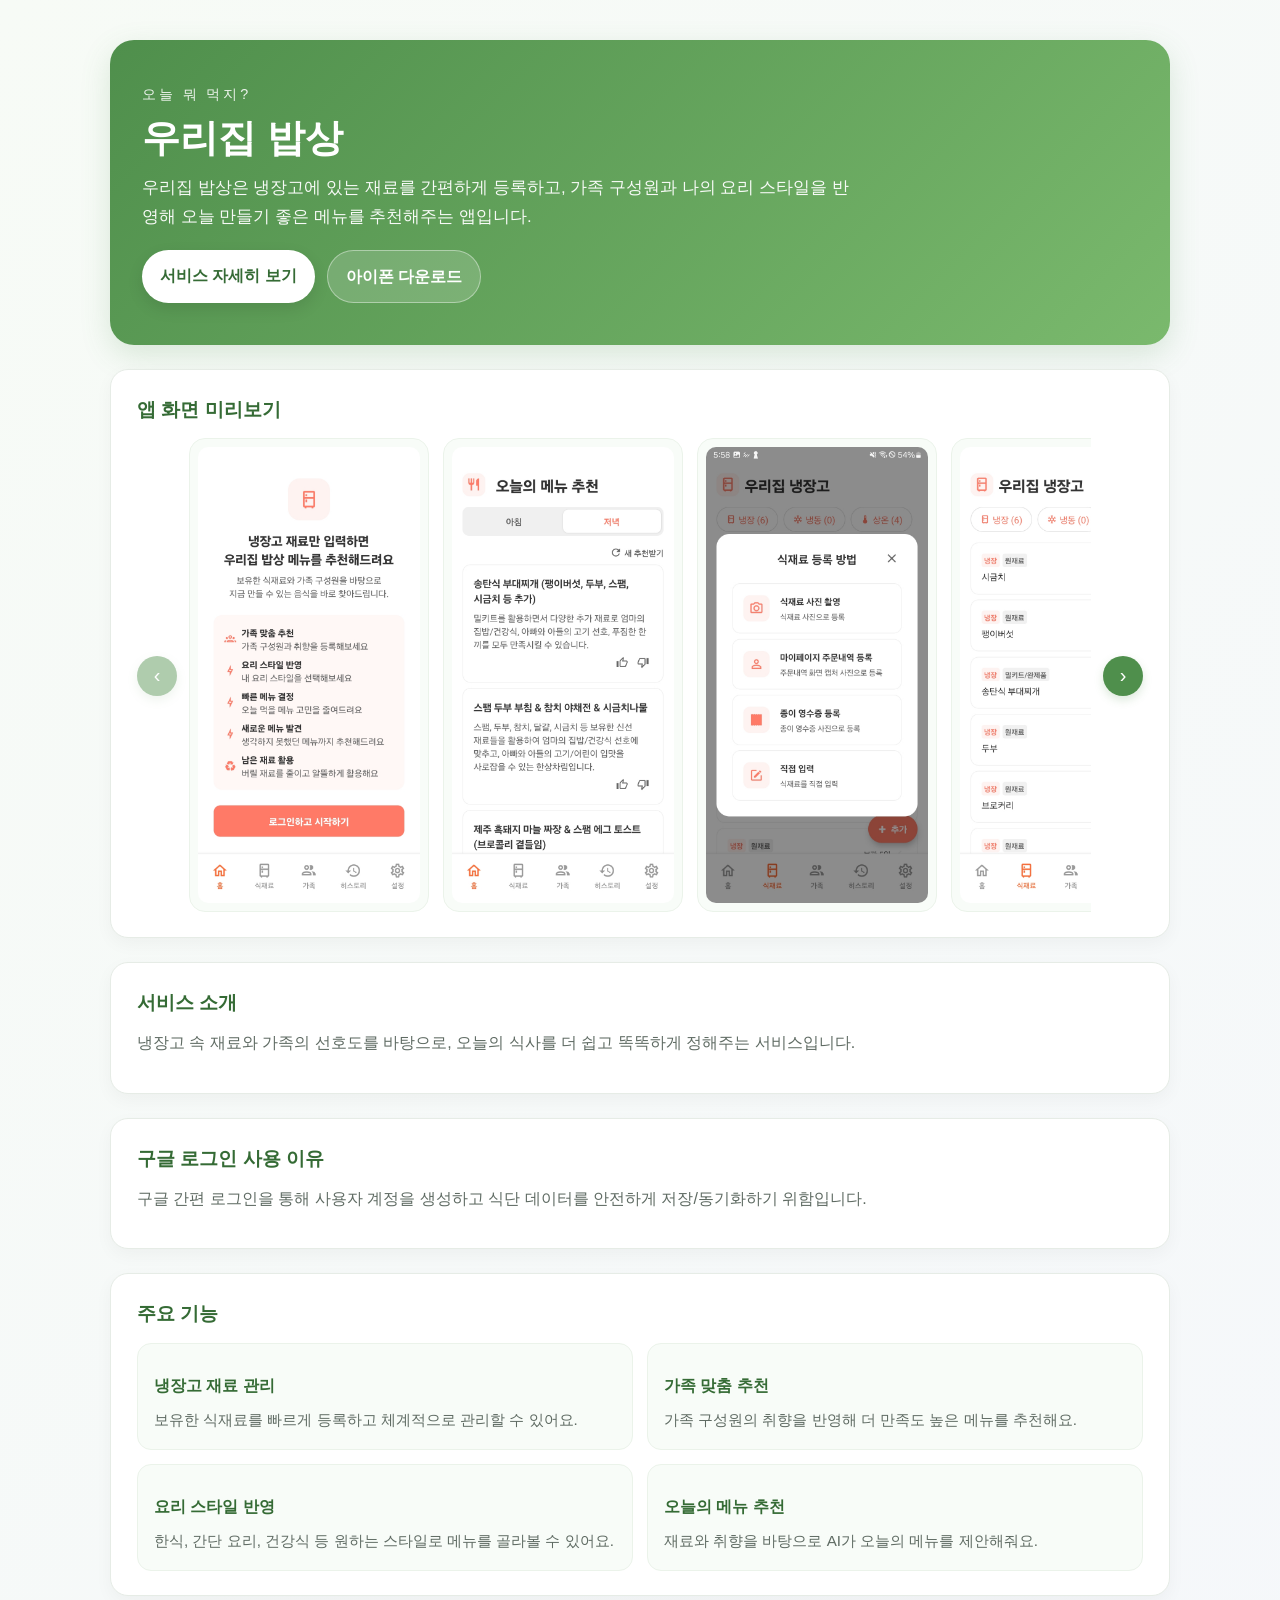
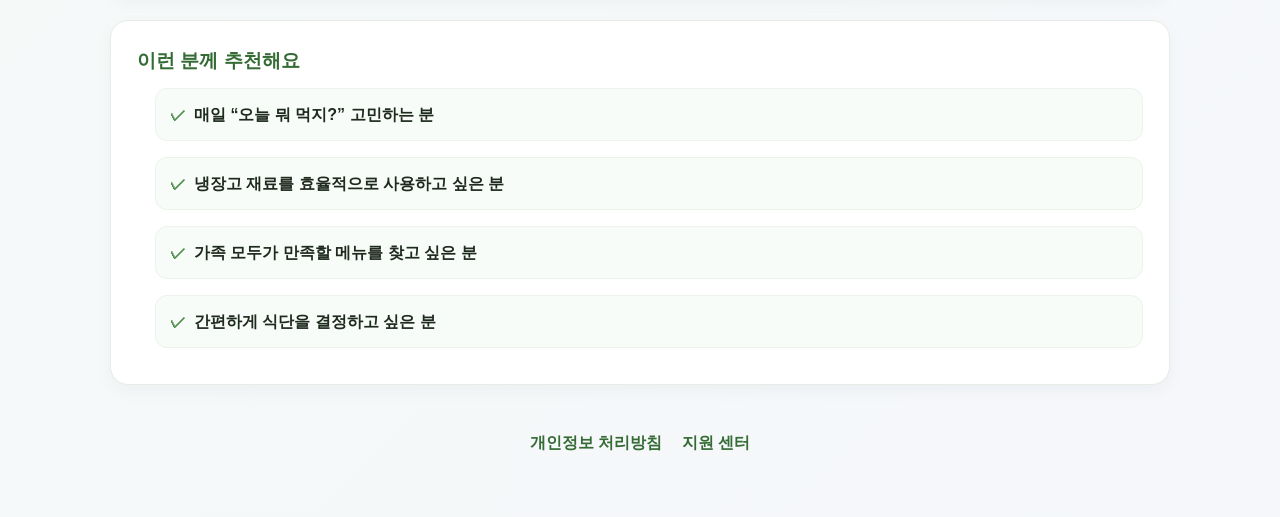
<file: todaymenu/index.html>
<!doctype html>
<html lang="ko">
  <head>
    <meta charset="UTF-8" />
    <meta
      name="google-site-verification"
      content="t8aH_08BepbpJwUbetvI-pJ4BI9tPhJTpKf7H_D447Y"
    />
    <meta name="viewport" content="width=device-width, initial-scale=1.0" />
    <title>우리집 밥상</title>
    <link rel="stylesheet" href="support.css" />
  </head>
  <body>
    <main class="page">
      <section class="hero">
        <p class="eyebrow">오늘 뭐 먹지?</p>
        <h1>우리집 밥상</h1>
        <p class="sub">
          우리집 밥상은 냉장고에 있는 재료를 간편하게 등록하고, 가족 구성원과
          나의 요리 스타일을 반영해 오늘 만들기 좋은 메뉴를 추천해주는 앱입니다.
        </p>
        <div class="hero-actions">
          <a class="button" href="#services">서비스 자세히 보기</a>
          <a class="button secondary" href="https://apps.apple.com/kr/app/%EC%9A%B0%EB%A6%AC%EC%A7%91-%EB%B0%A5%EC%83%81/id6788983086" target="_blank" rel="noopener noreferrer">아이폰 다운로드</a>
          <!-- <a class="button secondary" href="https://play.google.com/store/apps/details?id=com.seyeon.todaymenu" target="_blank" rel="noopener noreferrer">안드로이드 다운로드</a> -->
        </div>
      </section>

      <div class="content">
        <section class="card">
          <h2>앱 화면 미리보기</h2>
          <div class="app-gallery">
            <button class="gallery-nav prev" type="button" aria-label="이전 이미지">
              ‹
            </button>
            <div class="gallery-viewport">
              <div class="gallery-track">
                <div class="gallery-item">
                  <img src="image/1000000949.jpg" alt="우리집 밥상 앱 메인 화면" />
                </div>
                <div class="gallery-item">
                  <img src="image/1000000952.jpg" alt="우리집 밥상 앱 식단 추천 화면" />
                </div>
                <div class="gallery-item">
                  <img src="image/1000000953.jpg" alt="우리집 밥상 앱 재료 등록 화면" />
                </div>
                <div class="gallery-item">
                  <img src="image/1000000954.jpg" alt="우리집 밥상 앱 식단 관리 화면" />
                </div>
                <div class="gallery-item">
                  <img src="image/1000000955.jpg" alt="우리집 밥상 앱 설정 화면" />
                </div>
              </div>
            </div>
            <button class="gallery-nav next" type="button" aria-label="다음 이미지">
              ›
            </button>
          </div>
        </section>

        <section class="card" id="services">
          <h2>서비스 소개</h2>
          <p>
            냉장고 속 재료와 가족의 선호도를 바탕으로, 오늘의 식사를 더 쉽고
            똑똑하게 정해주는 서비스입니다.
          </p>
        </section>

        <section class="card">
          <h2>구글 로그인 사용 이유</h2>
          <p>
            구글 간편 로그인을 통해 사용자 계정을 생성하고 식단 데이터를
            안전하게 저장/동기화하기 위함입니다.
          </p>
        </section>

        <section class="card">
          <h2>주요 기능</h2>
          <div class="feature-grid">
            <article class="feature-item">
              <h3>냉장고 재료 관리</h3>
              <p>
                보유한 식재료를 빠르게 등록하고 체계적으로 관리할 수 있어요.
              </p>
            </article>
            <article class="feature-item">
              <h3>가족 맞춤 추천</h3>
              <p>가족 구성원의 취향을 반영해 더 만족도 높은 메뉴를 추천해요.</p>
            </article>
            <article class="feature-item">
              <h3>요리 스타일 반영</h3>
              <p>
                한식, 간단 요리, 건강식 등 원하는 스타일로 메뉴를 골라볼 수
                있어요.
              </p>
            </article>
            <article class="feature-item">
              <h3>오늘의 메뉴 추천</h3>
              <p>재료와 취향을 바탕으로 AI가 오늘의 메뉴를 제안해줘요.</p>
            </article>
          </div>
        </section>

        <section class="card">
          <h2>이런 분께 추천해요</h2>
          <ul class="check-list">
            <li>매일 “오늘 뭐 먹지?” 고민하는 분</li>
            <li>냉장고 재료를 효율적으로 사용하고 싶은 분</li>
            <li>가족 모두가 만족할 메뉴를 찾고 싶은 분</li>
            <li>간편하게 식단을 결정하고 싶은 분</li>
          </ul>
        </section>
      </div>

      <footer class="page-footer">
        <a href="privacy_policy.html" class="footer-link">개인정보 처리방침</a>
        <a href="support.html" class="footer-link">지원 센터</a>
      </footer>
    </main>
    <script>
      document.addEventListener("DOMContentLoaded", () => {
        const track = document.querySelector(".gallery-track");
        const prevBtn = document.querySelector(".gallery-nav.prev");
        const nextBtn = document.querySelector(".gallery-nav.next");
        const items = Array.from(document.querySelectorAll(".gallery-item"));

        if (!track || !prevBtn || !nextBtn || items.length === 0) {
          return;
        }

        let currentIndex = 0;

        const updateView = () => {
          const firstItem = items[0];
          if (!firstItem) {
            return;
          }

          const gap = parseFloat(getComputedStyle(track).columnGap) || 14;
          const itemWidth = firstItem.getBoundingClientRect().width + gap;
          track.style.transform = `translateX(-${currentIndex * itemWidth}px)`;

          prevBtn.disabled = currentIndex === 0;
          nextBtn.disabled = currentIndex >= items.length - 1;
        };

        prevBtn.addEventListener("click", () => {
          if (currentIndex > 0) {
            currentIndex -= 1;
            updateView();
          }
        });

        nextBtn.addEventListener("click", () => {
          if (currentIndex < items.length - 1) {
            currentIndex += 1;
            updateView();
          }
        });

        window.addEventListener("resize", updateView);
        updateView();
      });
    </script>
  </body>
</html>
</file>
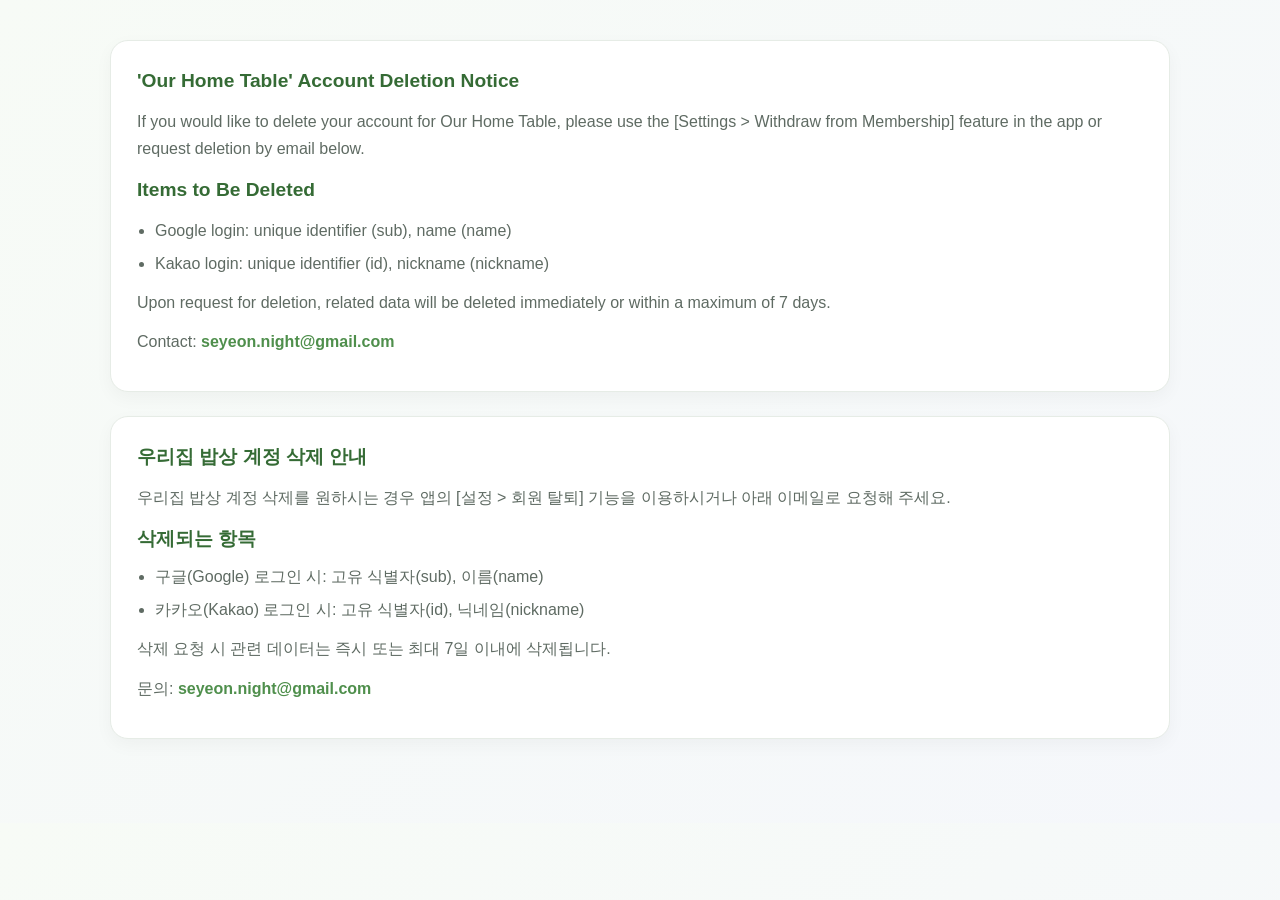
<file: todaymenu/account_delete.html>
<!DOCTYPE html>
<html lang="en">
  <head>
    <meta charset="UTF-8" />
    <meta name="viewport" content="width=device-width, initial-scale=1.0" />
    <title>Account Deletion Notice</title>
    <link rel="stylesheet" href="support.css" />
  </head>
  <body>
    <main class="page">
      <div class="content">
        <section class="card">
          <h2>'Our Home Table' Account Deletion Notice</h2>
          <p>
            If you would like to delete your account for Our Home Table, please use the [Settings &gt; Withdraw from Membership] feature in the app or request deletion by email below.
          </p>
          <h2>Items to Be Deleted</h2>
          <ul>
            <li>Google login: unique identifier (sub), name (name)</li>
            <li>Kakao login: unique identifier (id), nickname (nickname)</li>
          </ul>

          <p>Upon request for deletion, related data will be deleted immediately or within a maximum of 7 days.</p>
          <p>Contact: <a class="mail-link" href="mailto:seyeon.night@gmail.com">seyeon.night@gmail.com</a></p>
        </section>

        <section class="card">
          <h2>우리집 밥상 계정 삭제 안내</h2>
          <p>
            우리집 밥상 계정 삭제를 원하시는 경우 앱의 [설정 &gt; 회원 탈퇴] 기능을 이용하시거나 아래 이메일로 요청해 주세요.
          </p>

          <h3>삭제되는 항목</h3>
          <ul>
            <li>구글(Google) 로그인 시: 고유 식별자(sub), 이름(name)</li>
            <li>카카오(Kakao) 로그인 시: 고유 식별자(id), 닉네임(nickname)</li>
          </ul>

          <p>삭제 요청 시 관련 데이터는 즉시 또는 최대 7일 이내에 삭제됩니다.</p>
          <p>문의: <a class="mail-link" href="mailto:seyeon.night@gmail.com">seyeon.night@gmail.com</a></p>
        </section>
      </div>
    </main>
  </body>
</html>
</file>
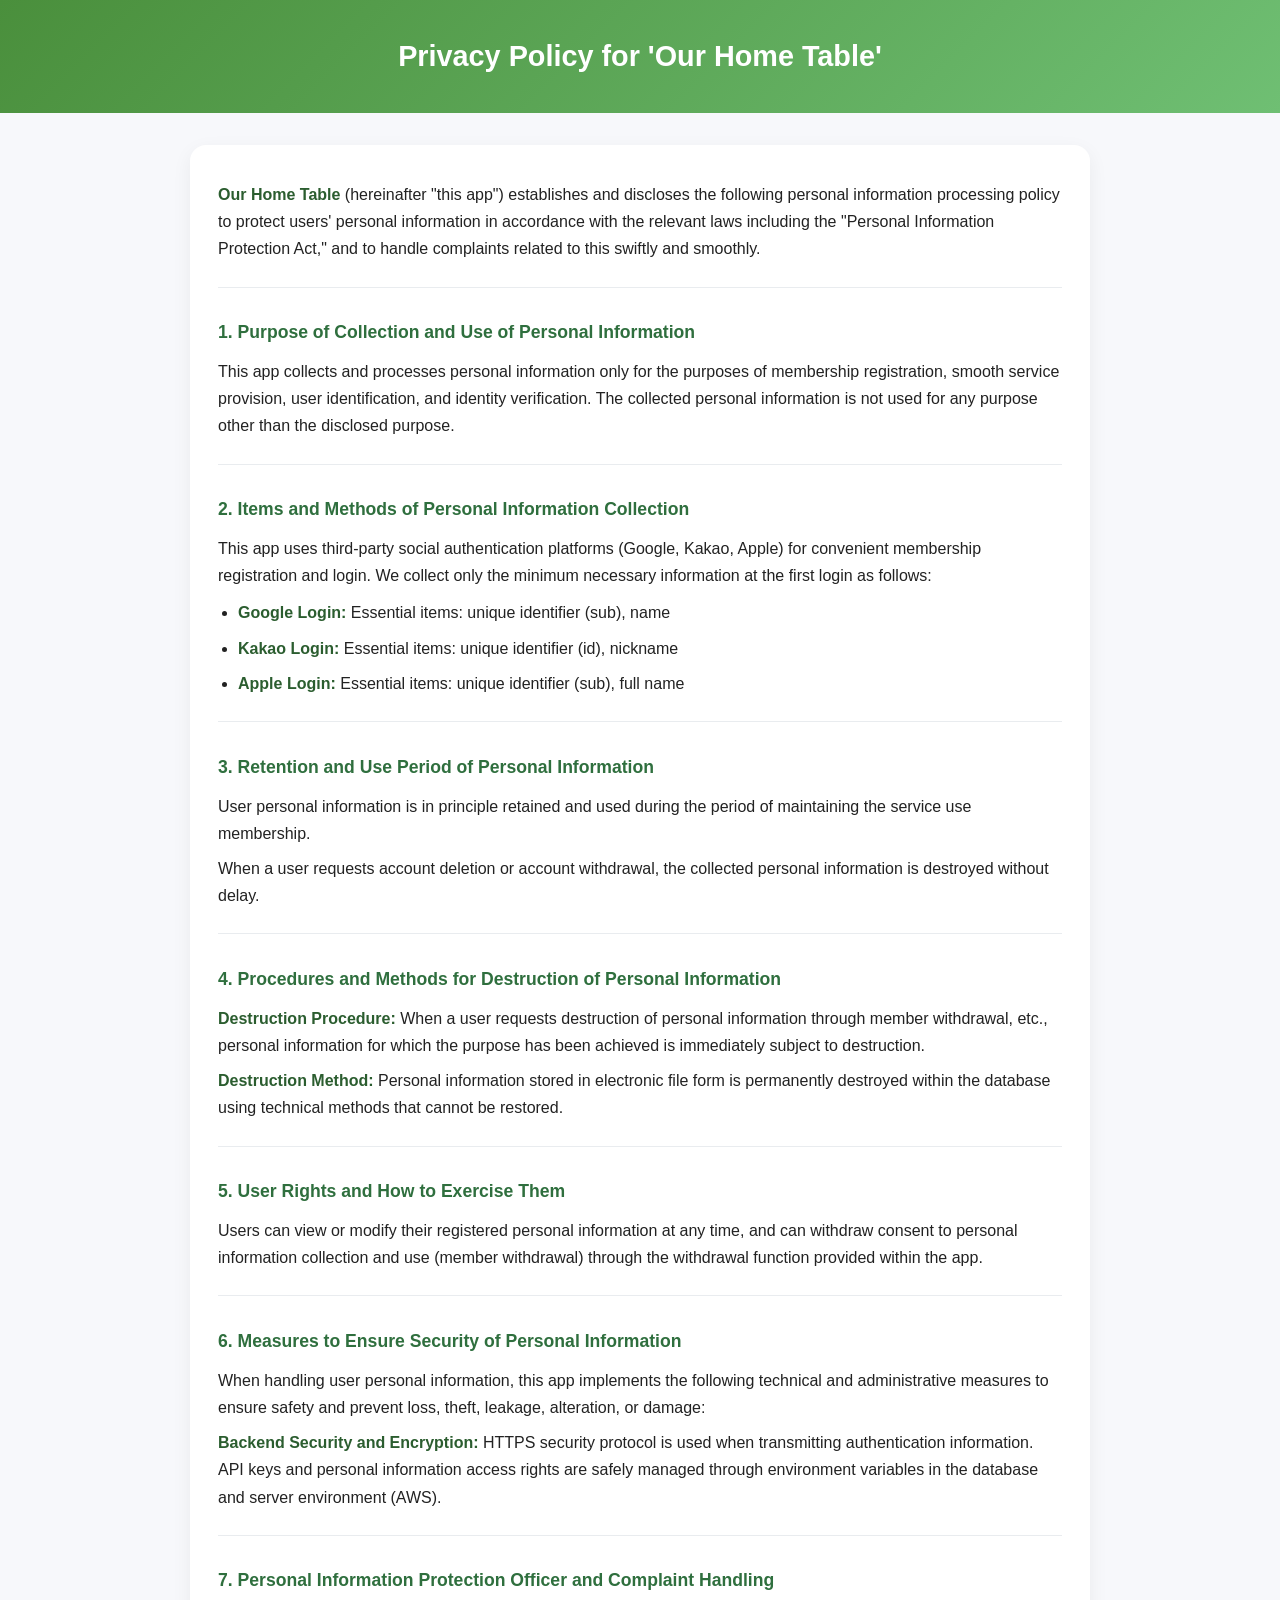
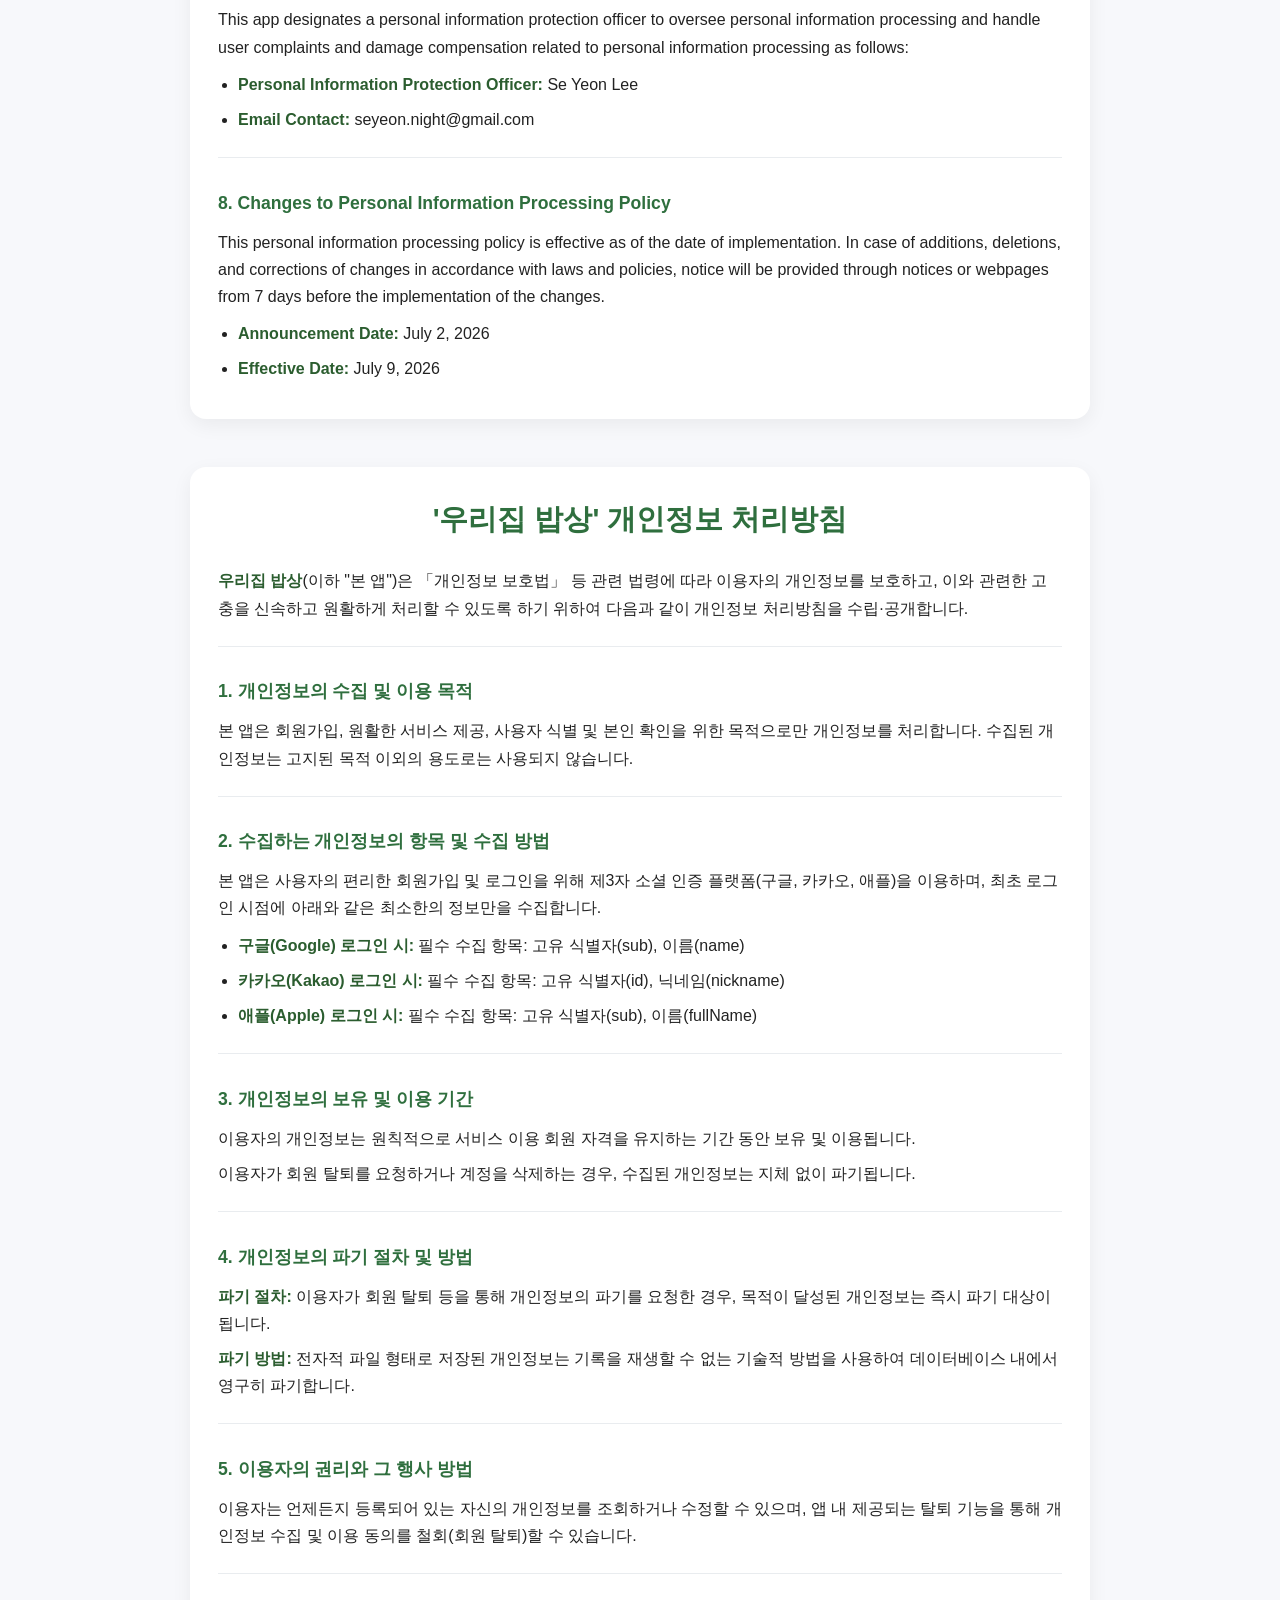
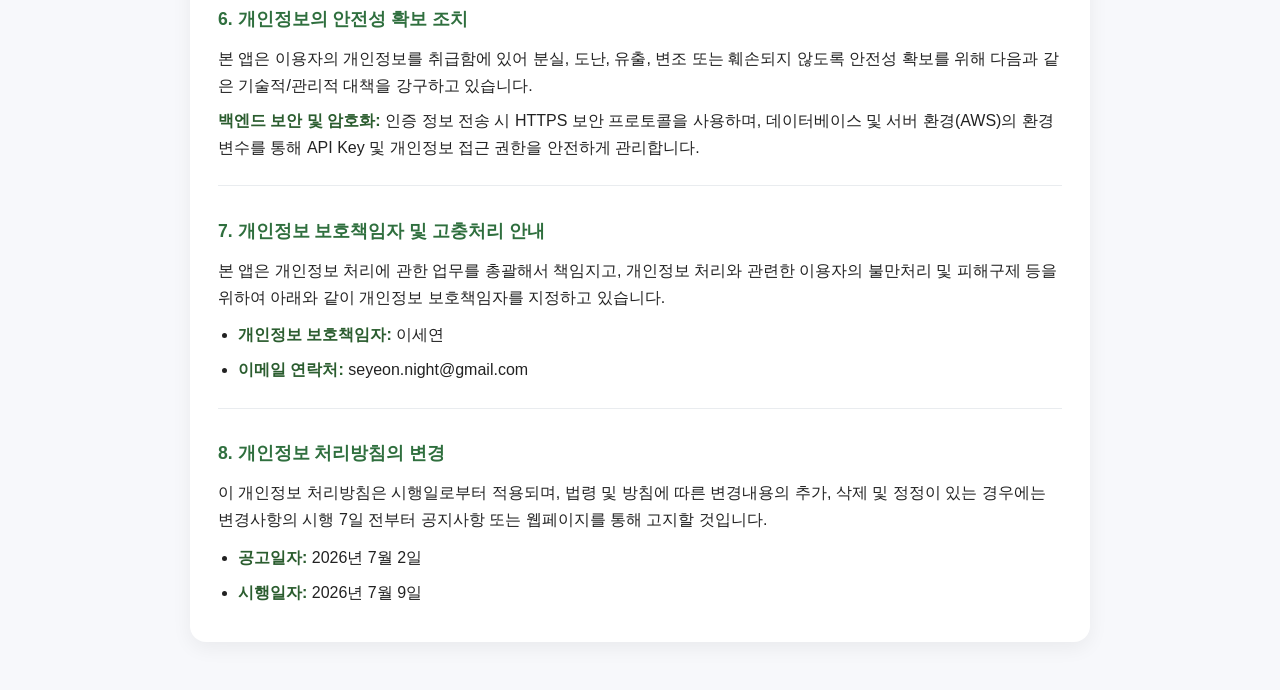
<file: todaymenu/privacy_policy.html>
<html>
    <head>
        <meta charset="UTF-8" />
        <meta name="viewport" content="width=device-width, initial-scale=1.0" />
        <title>우리집 밥상</title>
        <style>
            body {
                margin: 0;
                font-family: "Apple SD Gothic Neo", "Malgun Gothic", sans-serif;
                background: #f7f8fb;
                color: #222;
                line-height: 1.7;
            }

            header {
                background: linear-gradient(135deg, #4a8f3c, #6fbf73);
                color: white;
                padding: 32px 24px;
                text-align: center;
            }

            h1 {
                margin: 0;
                font-size: 1.8rem;
            }

            main {
                max-width: 900px;
                margin: 0 auto;
                padding: 32px 24px 48px;
            }

            article {
                background: white;
                border-radius: 16px;
                box-shadow: 0 6px 20px rgba(0, 0, 0, 0.06);
                padding: 28px;
            }

            section {
                margin-top: 24px;
                padding-top: 16px;
                border-top: 1px solid #e9ecef;
            }

            h2 {
                font-size: 1.1rem;
                color: #2f6f3e;
                margin-bottom: 10px;
            }

            p {
                margin: 8px 0;
            }

            ul {
                padding-left: 20px;
                margin: 10px 0 0;
            }

            li {
                margin-bottom: 8px;
            }

            strong {
                color: #2b5d2f;
            }
        </style>
    </head>
    <body>
        <header>
            <h1>Privacy Policy for 'Our Home Table'</h1>
        </header>
        <main>
            <article>
                <p>
                    <strong>Our Home Table</strong> (hereinafter "this app") establishes and discloses the following personal information processing policy to protect users' personal information in accordance with the relevant laws including the "Personal Information Protection Act," and to handle complaints related to this swiftly and smoothly.
                </p>

                <section>
                    <h2>1. Purpose of Collection and Use of Personal Information</h2>
                    <p>
                        This app collects and processes personal information only for the purposes of membership registration, smooth service provision, user identification, and identity verification. The collected personal information is not used for any purpose other than the disclosed purpose.
                    </p>
                </section>

                <section>
                    <h2>2. Items and Methods of Personal Information Collection</h2>
                    <p>
                        This app uses third-party social authentication platforms (Google, Kakao, Apple) for convenient membership registration and login. We collect only the minimum necessary information at the first login as follows:
                    </p>
                    <ul>
                        <li><strong>Google Login:</strong> Essential items: unique identifier (sub), name</li>
                        <li><strong>Kakao Login:</strong> Essential items: unique identifier (id), nickname</li>
                        <li><strong>Apple Login:</strong> Essential items: unique identifier (sub), full name</li>
                    </ul>
                </section>

                <section>
                    <h2>3. Retention and Use Period of Personal Information</h2>
                    <p>
                        User personal information is in principle retained and used during the period of maintaining the service use membership.
                    </p>
                    <p>
                        When a user requests account deletion or account withdrawal, the collected personal information is destroyed without delay.
                    </p>
                </section>

                <section>
                    <h2>4. Procedures and Methods for Destruction of Personal Information</h2>
                    <p><strong>Destruction Procedure:</strong> When a user requests destruction of personal information through member withdrawal, etc., personal information for which the purpose has been achieved is immediately subject to destruction.</p>
                    <p><strong>Destruction Method:</strong> Personal information stored in electronic file form is permanently destroyed within the database using technical methods that cannot be restored.</p>
                </section>

                <section>
                    <h2>5. User Rights and How to Exercise Them</h2>
                    <p>
                        Users can view or modify their registered personal information at any time, and can withdraw consent to personal information collection and use (member withdrawal) through the withdrawal function provided within the app.
                    </p>
                </section>

                <section>
                    <h2>6. Measures to Ensure Security of Personal Information</h2>
                    <p>
                        When handling user personal information, this app implements the following technical and administrative measures to ensure safety and prevent loss, theft, leakage, alteration, or damage:
                    </p>
                    <p><strong>Backend Security and Encryption:</strong> HTTPS security protocol is used when transmitting authentication information. API keys and personal information access rights are safely managed through environment variables in the database and server environment (AWS).</p>
                </section>

                <section>
                    <h2>7. Personal Information Protection Officer and Complaint Handling</h2>
                    <p>
                        This app designates a personal information protection officer to oversee personal information processing and handle user complaints and damage compensation related to personal information processing as follows:
                    </p>
                    <ul>
                        <li><strong>Personal Information Protection Officer:</strong> Se Yeon Lee</li>
                        <li><strong>Email Contact:</strong> seyeon.night@gmail.com</li>
                    </ul>
                </section>

                <section>
                    <h2>8. Changes to Personal Information Processing Policy</h2>
                    <p>
                        This personal information processing policy is effective as of the date of implementation. In case of additions, deletions, and corrections of changes in accordance with laws and policies, notice will be provided through notices or webpages from 7 days before the implementation of the changes.
                    </p>
                    <ul>
                        <li><strong>Announcement Date:</strong> July 2, 2026</li>
                        <li><strong>Effective Date:</strong> July 9, 2026</li>
                    </ul>
                </section>
            </article>

            <article style="margin-top: 48px;">
                <h1 style="font-size: 1.8rem; color: #2f6f3e; text-align: center; margin-bottom: 24px;">'우리집 밥상' 개인정보 처리방침</h1>
                <p>
                    <strong>우리집 밥상</strong>(이하 "본 앱")은 「개인정보 보호법」 등 관련 법령에 따라 이용자의 개인정보를 보호하고,
                    이와 관련한 고충을 신속하고 원활하게 처리할 수 있도록 하기 위하여 다음과 같이 개인정보 처리방침을 수립·공개합니다.
                </p>

                <section>
                    <h2>1. 개인정보의 수집 및 이용 목적</h2>
                    <p>
                        본 앱은 회원가입, 원활한 서비스 제공, 사용자 식별 및 본인 확인을 위한 목적으로만 개인정보를 처리합니다.
                        수집된 개인정보는 고지된 목적 이외의 용도로는 사용되지 않습니다.
                    </p>
                </section>

                <section>
                    <h2>2. 수집하는 개인정보의 항목 및 수집 방법</h2>
                    <p>
                        본 앱은 사용자의 편리한 회원가입 및 로그인을 위해 제3자 소셜 인증 플랫폼(구글, 카카오, 애플)을 이용하며,
                        최초 로그인 시점에 아래와 같은 최소한의 정보만을 수집합니다.
                    </p>
                    <ul>
                        <li><strong>구글(Google) 로그인 시:</strong> 필수 수집 항목: 고유 식별자(sub), 이름(name)</li>
                        <li><strong>카카오(Kakao) 로그인 시:</strong> 필수 수집 항목: 고유 식별자(id), 닉네임(nickname)</li>
                        <li><strong>애플(Apple) 로그인 시:</strong> 필수 수집 항목: 고유 식별자(sub), 이름(fullName)</li>
                    </ul>
                </section>

                <section>
                    <h2>3. 개인정보의 보유 및 이용 기간</h2>
                    <p>
                        이용자의 개인정보는 원칙적으로 서비스 이용 회원 자격을 유지하는 기간 동안 보유 및 이용됩니다.
                    </p>
                    <p>
                        이용자가 회원 탈퇴를 요청하거나 계정을 삭제하는 경우, 수집된 개인정보는 지체 없이 파기됩니다.
                    </p>
                </section>

                <section>
                    <h2>4. 개인정보의 파기 절차 및 방법</h2>
                    <p><strong>파기 절차:</strong> 이용자가 회원 탈퇴 등을 통해 개인정보의 파기를 요청한 경우, 목적이 달성된 개인정보는 즉시 파기 대상이 됩니다.</p>
                    <p><strong>파기 방법:</strong> 전자적 파일 형태로 저장된 개인정보는 기록을 재생할 수 없는 기술적 방법을 사용하여 데이터베이스 내에서 영구히 파기합니다.</p>
                </section>

                <section>
                    <h2>5. 이용자의 권리와 그 행사 방법</h2>
                    <p>
                        이용자는 언제든지 등록되어 있는 자신의 개인정보를 조회하거나 수정할 수 있으며,
                        앱 내 제공되는 탈퇴 기능을 통해 개인정보 수집 및 이용 동의를 철회(회원 탈퇴)할 수 있습니다.
                    </p>
                </section>

                <section>
                    <h2>6. 개인정보의 안전성 확보 조치</h2>
                    <p>
                        본 앱은 이용자의 개인정보를 취급함에 있어 분실, 도난, 유출, 변조 또는 훼손되지 않도록 안전성 확보를 위해
                        다음과 같은 기술적/관리적 대책을 강구하고 있습니다.
                    </p>
                    <p><strong>백엔드 보안 및 암호화:</strong> 인증 정보 전송 시 HTTPS 보안 프로토콜을 사용하며, 데이터베이스 및 서버 환경(AWS)의 환경변수를 통해 API Key 및 개인정보 접근 권한을 안전하게 관리합니다.</p>
                </section>

                <section>
                    <h2>7. 개인정보 보호책임자 및 고충처리 안내</h2>
                    <p>
                        본 앱은 개인정보 처리에 관한 업무를 총괄해서 책임지고, 개인정보 처리와 관련한 이용자의 불만처리 및 피해구제 등을 위하여
                        아래와 같이 개인정보 보호책임자를 지정하고 있습니다.
                    </p>
                    <ul>
                        <li><strong>개인정보 보호책임자:</strong> 이세연</li>
                        <li><strong>이메일 연락처:</strong> seyeon.night@gmail.com</li>
                    </ul>
                </section>

                <section>
                    <h2>8. 개인정보 처리방침의 변경</h2>
                    <p>
                        이 개인정보 처리방침은 시행일로부터 적용되며, 법령 및 방침에 따른 변경내용의 추가, 삭제 및 정정이 있는 경우에는
                        변경사항의 시행 7일 전부터 공지사항 또는 웹페이지를 통해 고지할 것입니다.
                    </p>
                    <ul>
                        <li><strong>공고일자:</strong> 2026년 7월 2일</li>
                        <li><strong>시행일자:</strong> 2026년 7월 9일</li>
                    </ul>
                </section>
            </article>
        </main>
    </body>
</html>
</file>
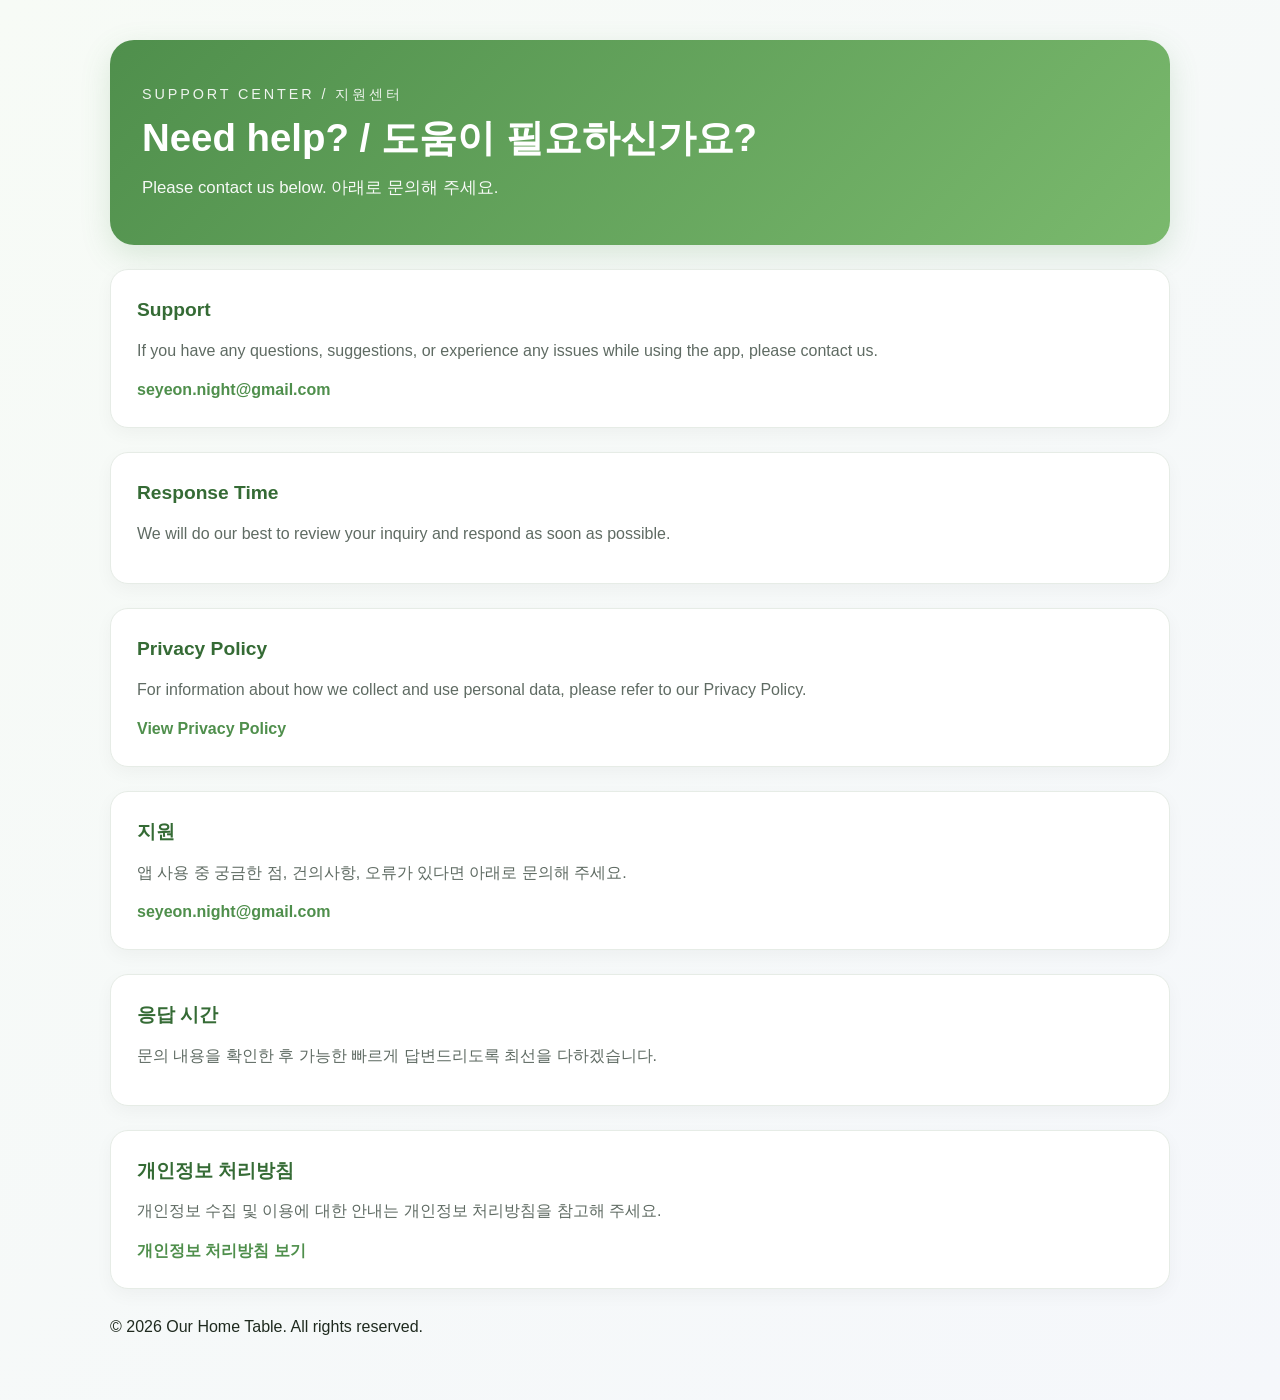
<file: todaymenu/support.html>
<!DOCTYPE html>
<html lang="ko">
    <head>
        <meta charset="UTF-8" />
        <meta name="viewport" content="width=device-width, initial-scale=1.0" />
        <title>우리집 밥상 - 지원센터</title>
        <link rel="stylesheet" href="support.css" />
    </head>
    <body>
        <div class="page">
            <header class="hero">
                <p class="eyebrow">Support Center / 지원센터</p>
                <h1>Need help? / 도움이 필요하신가요?</h1>
                <p class="sub">Please contact us below. 아래로 문의해 주세요.</p>
            </header>

            <main class="content">
                <section class="card">
                    <h2>Support</h2>
                    <p>If you have any questions, suggestions, or experience any issues while using the app, please contact us.</p>
                    <a class="mail-link" href="mailto:seyeon.night@gmail.com">seyeon.night@gmail.com</a>
                </section>

                <section class="card">
                    <h2>Response Time</h2>
                    <p>We will do our best to review your inquiry and respond as soon as possible.</p>
                </section>

                <section class="card">
                    <h2>Privacy Policy</h2>
                    <p>For information about how we collect and use personal data, please refer to our Privacy Policy.</p>
                    <a class="text-link" href="privacy_policy.html">View Privacy Policy</a>
                </section>

                <section class="card">
                    <h2>지원</h2>
                    <p>앱 사용 중 궁금한 점, 건의사항, 오류가 있다면 아래로 문의해 주세요.</p>
                    <a class="mail-link" href="mailto:seyeon.night@gmail.com">seyeon.night@gmail.com</a>
                </section>

                <section class="card">
                    <h2>응답 시간</h2>
                    <p>문의 내용을 확인한 후 가능한 빠르게 답변드리도록 최선을 다하겠습니다.</p>
                </section>

                <section class="card">
                    <h2>개인정보 처리방침</h2>
                    <p>개인정보 수집 및 이용에 대한 안내는 개인정보 처리방침을 참고해 주세요.</p>
                    <a class="text-link" href="privacy_policy.html">개인정보 처리방침 보기</a>
                </section>
            </main>

            <footer>© 2026 Our Home Table. All rights reserved.</footer>
        </div>
    </body>
</html>
</file>
<file: todaymenu/support.css>
:root {
  color-scheme: light;
  --bg: #f5f7fb;
  --card: #ffffff;
  --primary: #4f8f4c;
  --primary-dark: #356b35;
  --text: #1f2a1f;
  --muted: #5f6b63;
  --border: #e6ece6;
}

* {
  box-sizing: border-box;
}

body {
  margin: 0;
  font-family: 'Apple SD Gothic Neo', 'Malgun Gothic', sans-serif;
  background: linear-gradient(135deg, #f7fbf6 0%, var(--bg) 100%);
  color: var(--text);
  line-height: 1.7;
}

.page {
  max-width: 1100px;
  margin: 0 auto;
  padding: 40px 20px 60px;
}

.hero {
  background: linear-gradient(135deg, var(--primary) 0%, #7ab96d 100%);
  color: white;
  padding: 42px 32px;
  border-radius: 24px;
  box-shadow: 0 10px 30px rgba(79, 143, 76, 0.18);
  margin-bottom: 24px;
}

.eyebrow {
  margin: 0 0 8px;
  font-size: 0.9rem;
  letter-spacing: 0.2em;
  text-transform: uppercase;
  opacity: 0.9;
}

.hero h1 {
  margin: 0 0 12px;
  font-size: clamp(1.8rem, 3vw, 2.5rem);
  line-height: 1.25;
}

.sub {
  margin: 0;
  font-size: 1.05rem;
  opacity: 0.95;
  max-width: 720px;
}

.hero-actions {
  display: flex;
  flex-wrap: wrap;
  gap: 12px;
  margin-top: 18px;
}

.button {
  display: inline-block;
  padding: 12px 18px;
  background: #ffffff;
  color: var(--primary-dark);
  border-radius: 999px;
  font-weight: 700;
  text-decoration: none;
  box-shadow: 0 6px 16px rgba(0, 0, 0, 0.1);
}

.button.secondary {
  background: rgba(255, 255, 255, 0.16);
  color: #ffffff;
  border: 1px solid rgba(255, 255, 255, 0.4);
  box-shadow: none;
}

.content {
  display: block;
}

.card {
  background: var(--card);
  border: 1px solid var(--border);
  border-radius: 18px;
  padding: 24px 26px;
  box-shadow: 0 6px 18px rgba(0, 0, 0, 0.04);
  margin-bottom: 24px;
}

.card h2 {
  margin: 0 0 10px;
  font-size: 1.2rem;
  color: var(--primary-dark);
}

.card p {
  margin: 0 0 12px;
  color: var(--muted);
}

.app-gallery {
  display: flex;
  align-items: center;
  gap: 12px;
  margin-top: 12px;
}

.gallery-viewport {
  flex: 1;
  overflow: hidden;
}

.gallery-track {
  display: flex;
  gap: 14px;
  width: max-content;
  transition: transform 0.3s ease;
  will-change: transform;
}

.gallery-item {
  flex: 0 0 clamp(200px, 28vw, 240px);
  background: #f8fcf8;
  border: 1px solid #ebf3ea;
  border-radius: 16px;
  padding: 8px;
  overflow: hidden;
}

.gallery-item img {
  display: block;
  width: 100%;
  object-fit: cover;
  border-radius: 10px;
}

.gallery-nav {
  border: none;
  background: var(--primary);
  color: #ffffff;
  width: 40px;
  height: 40px;
  border-radius: 50%;
  cursor: pointer;
  font-size: 1.25rem;
  display: flex;
  align-items: center;
  justify-content: center;
  box-shadow: 0 4px 10px rgba(79, 143, 76, 0.2);
}

.gallery-nav:disabled {
  opacity: 0.45;
  cursor: not-allowed;
}

.feature-grid {
  display: grid;
  grid-template-columns: repeat(2, minmax(0, 1fr));
  gap: 14px;
  margin-top: 12px;
}

.feature-item {
  background: #f8fcf8;
  border: 1px solid #ebf3ea;
  border-radius: 14px;
  padding: 16px;
}

.feature-item h3 {
  margin: 0 0 6px;
  font-size: 1rem;
  color: var(--primary-dark);
}

.feature-item p {
  margin: 0;
  color: var(--muted);
  font-size: 0.95rem;
}

.check-list {
  list-style: none;
  padding: 0;
  margin: 10px 0 0;
  display: grid;
  gap: 10px;
}

.check-list li {
  padding: 12px 14px;
  border-radius: 12px;
  background: #f8fcf8;
  border: 1px solid #ebf3ea;
  color: var(--text);
  font-weight: 600;
}

.check-list li::before {
  content: '✓';
  color: var(--primary);
  margin-right: 8px;
}

.mail-link,
.text-link {
  display: inline-block;
  color: var(--primary);
  font-weight: 600;
  text-decoration: none;
}

.mail-link:hover,
.text-link:hover {
  text-decoration: underline;
}

.content ul {
  padding-left: 18px;
  margin: 8px 0 12px;
  color: var(--muted);
}

.content li + li {
  margin-top: 6px;
}

.content h3 {
  margin: 12px 0 8px;
  color: var(--primary-dark);
}

.page-footer {
  display: flex;
  justify-content: center;
  gap: 20px;
  padding: 20px 10px 0;
  flex-wrap: wrap;
}

.footer-link {
  color: var(--primary-dark);
  font-weight: 600;
  text-decoration: none;
}

.footer-link:hover {
  text-decoration: underline;
}

@media (max-width: 700px) {
  .hero {
    padding: 28px 20px;
  }

  .gallery-item {
    flex-basis: min(72vw, 220px);
  }

  .gallery-nav {
    width: 36px;
    height: 36px;
  }

  .feature-grid {
    grid-template-columns: 1fr;
  }
}
</file>
